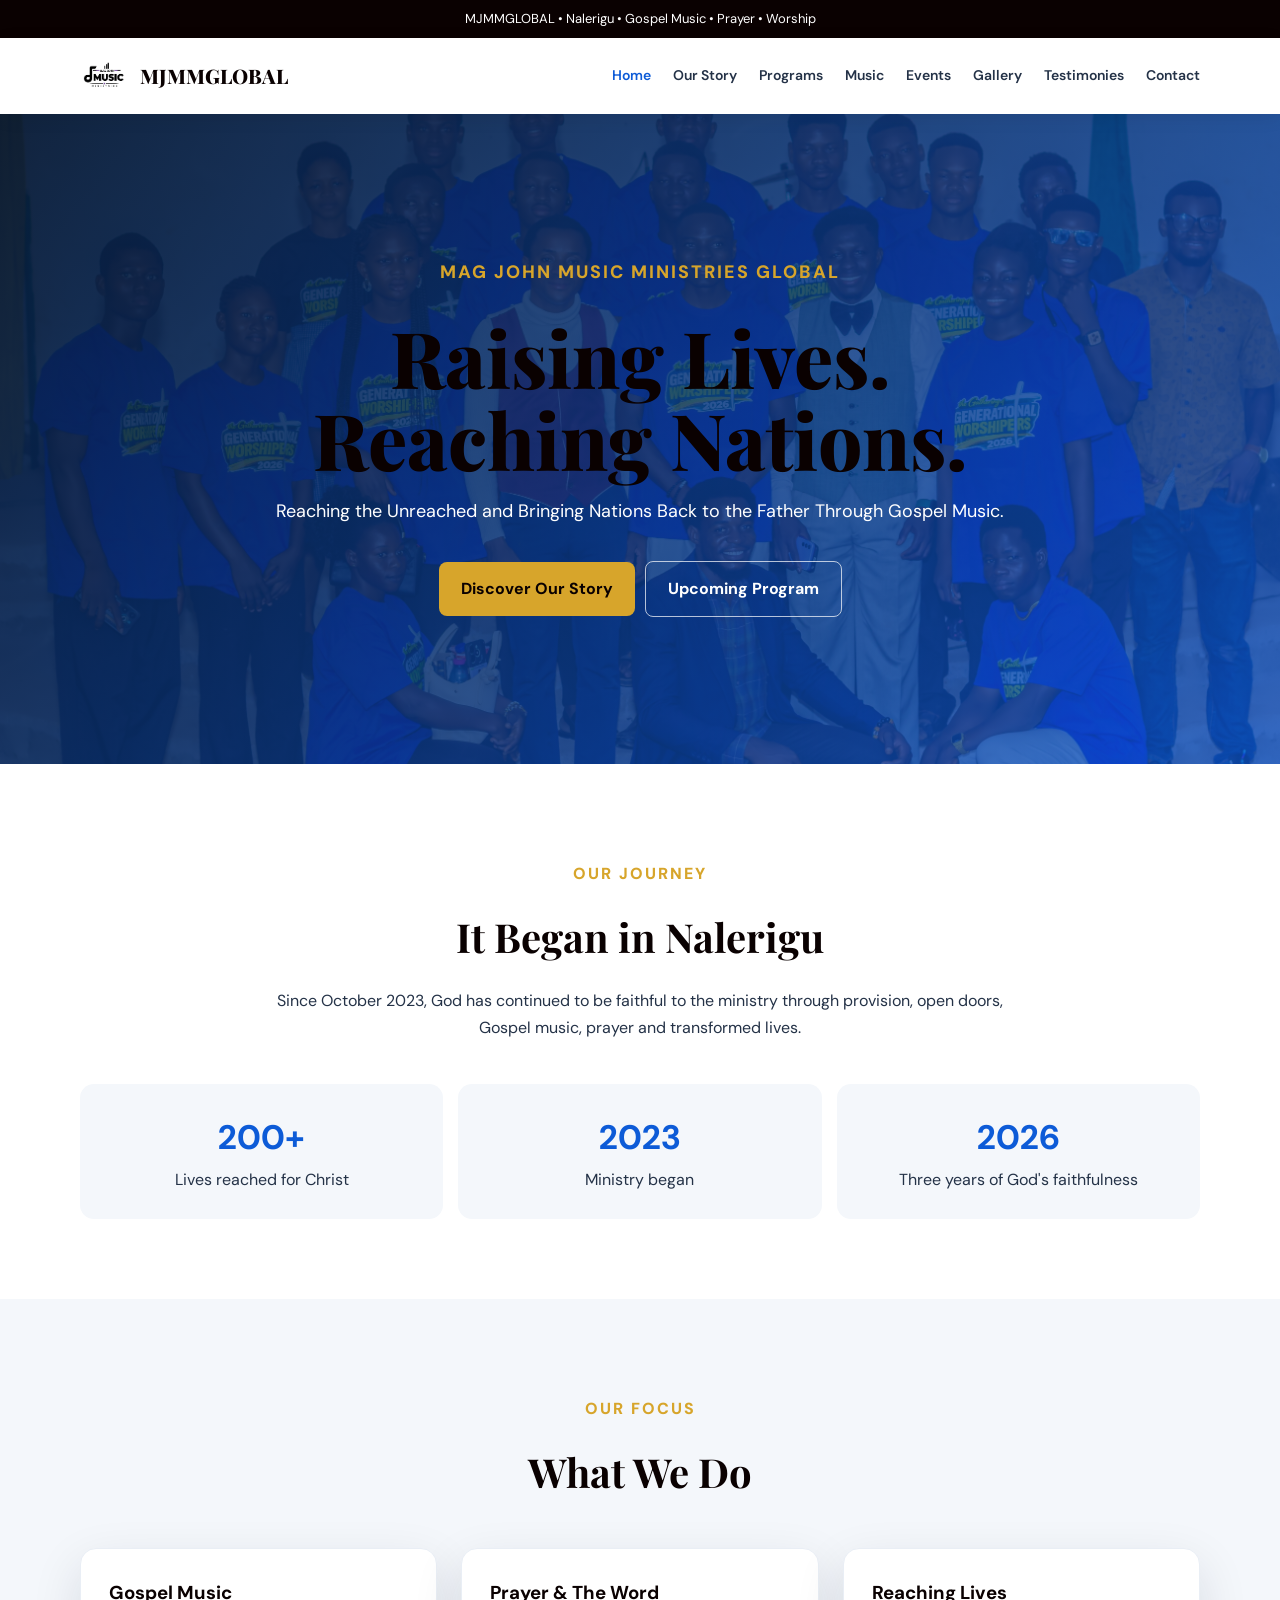
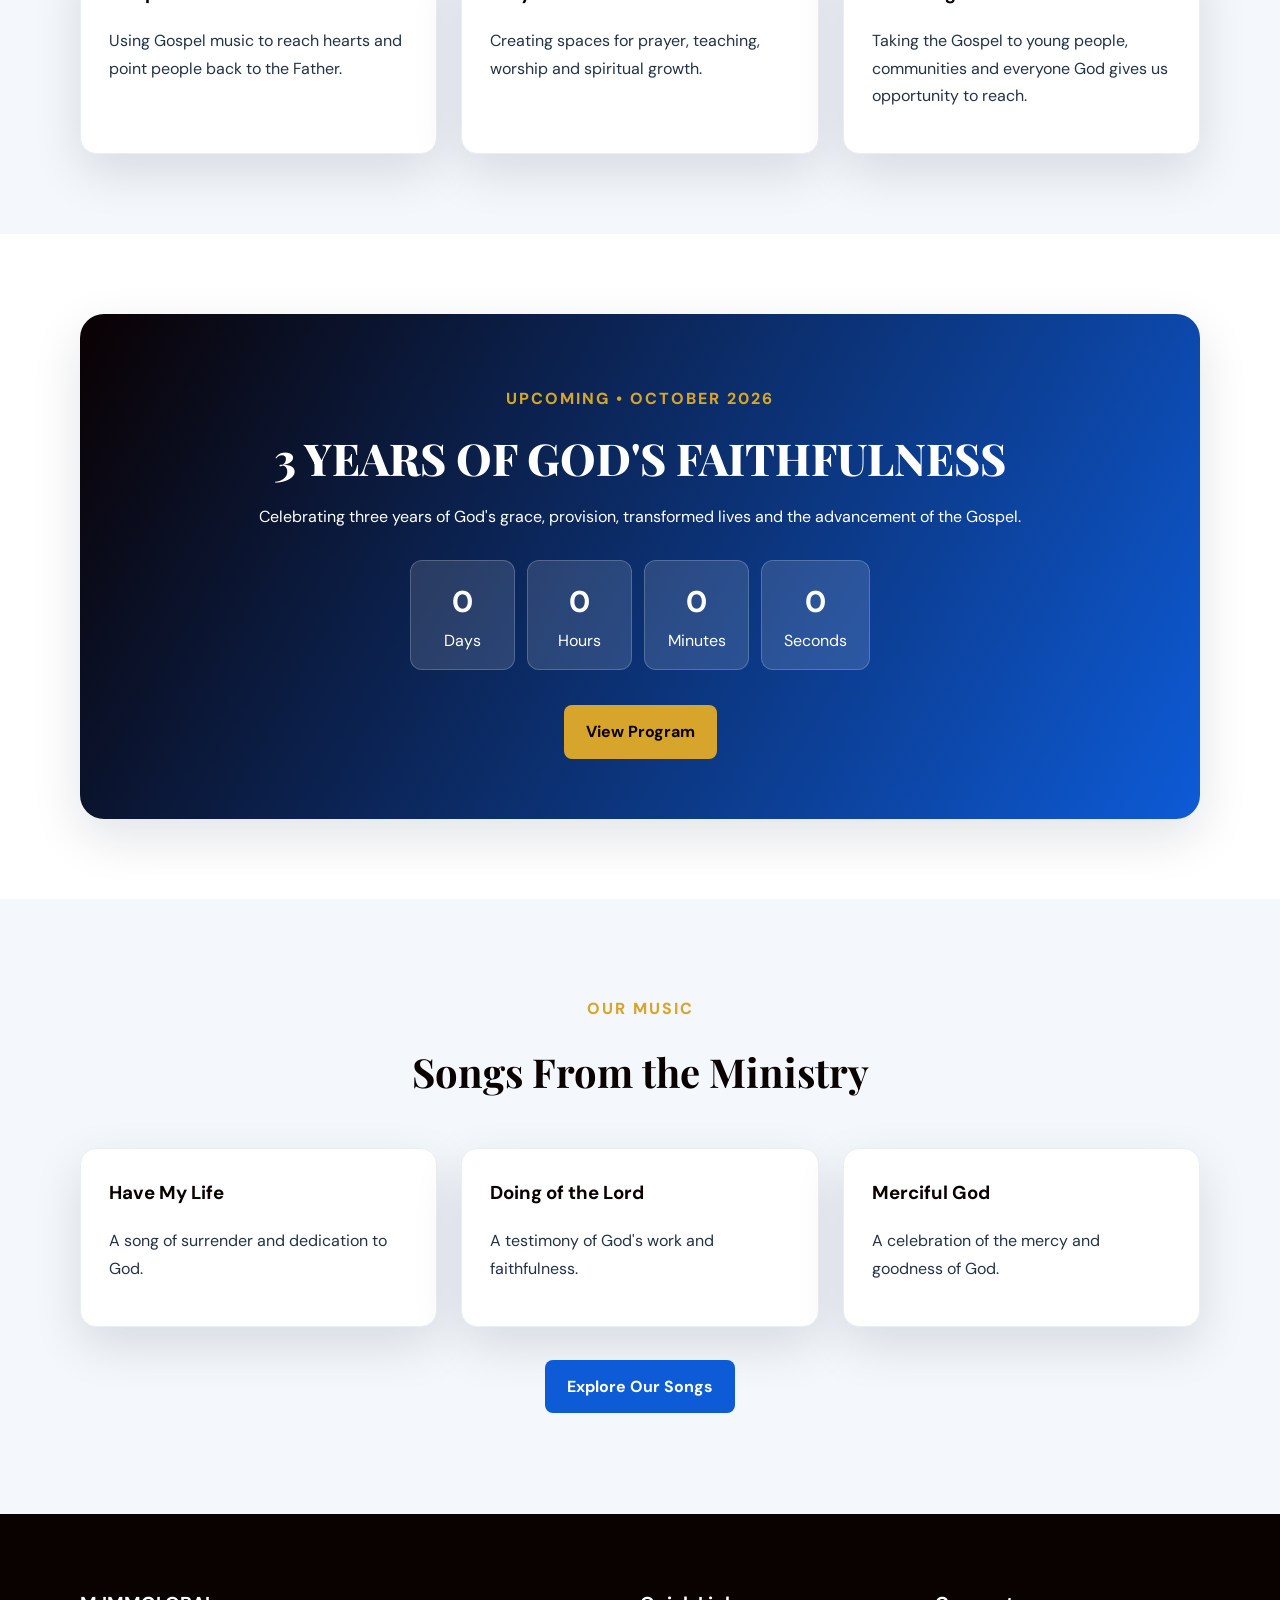
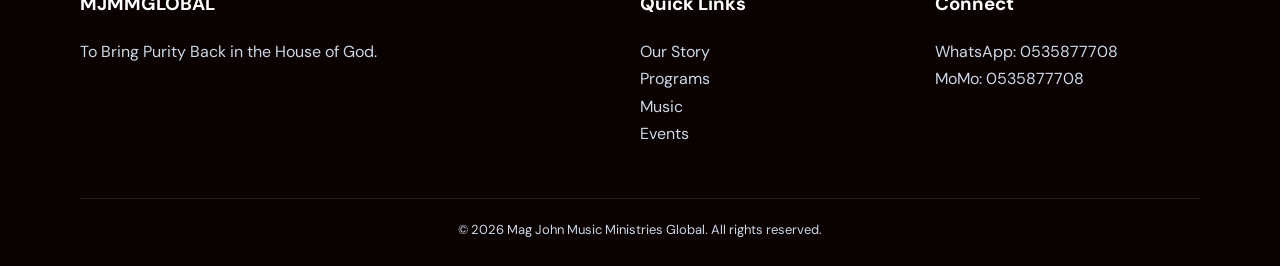
<file: index.html>
<!doctype html><html lang="en"><head><meta charset="utf-8"><meta name="viewport" content="width=device-width,initial-scale=1"><meta name="description" content="Mag John Music Ministries Global — Reaching the Unreached and Bringing Nations Back to the Father Through Gospel Music."><title>MJMMGLOBAL | Mag John Music Ministries Global</title><link rel="stylesheet" href="css/style.css"></head><body><div class="topbar">MJMMGLOBAL • Nalerigu • Gospel Music • Prayer • Worship</div><nav class="navbar"><div class="container nav-inner"><a class="brand" href="index.html"><img src="images/logo.png" alt="MJMMGLOBAL logo"><span>MJMMGLOBAL</span></a><button class="menu">☰</button><div class="nav-links"><a class="active" href="index.html">Home</a><a href="about.html">Our Story</a><a href="programs.html">Programs</a><a href="music.html">Music</a><a href="events.html">Events</a><a href="gallery.html">Gallery</a><a href="testimonies.html">Testimonies</a><a href="contact.html">Contact</a></div></div></nav><header class="hero"><div class="container reveal"><p class="eyebrow">Mag John Music Ministries Global</p><h1>Raising Lives.<br>Reaching Nations.</h1><p>Reaching the Unreached and Bringing Nations Back to the Father Through Gospel Music.</p><a class="btn gold" href="about.html">Discover Our Story</a><a class="btn outline" href="events.html">Upcoming Program</a></div></header><section><div class="container"><div class="section-head"><p class="eyebrow">Our Journey</p><h2>It Began in Nalerigu</h2><p>Since October 2023, God has continued to be faithful to the ministry through provision, open doors, Gospel music, prayer and transformed lives.</p></div><div class="stats"><div class="stat"><strong>200+</strong>Lives reached for Christ</div><div class="stat"><strong>2023</strong>Ministry began</div><div class="stat"><strong>2026</strong>Three years of God's faithfulness</div></div></div></section><section style="background:#f4f7fb"><div class="container"><div class="section-head"><p class="eyebrow">Our Focus</p><h2>What We Do</h2></div><div class="grid"><div class="card"><h3>Gospel Music</h3><p>Using Gospel music to reach hearts and point people back to the Father.</p></div><div class="card"><h3>Prayer & The Word</h3><p>Creating spaces for prayer, teaching, worship and spiritual growth.</p></div><div class="card"><h3>Reaching Lives</h3><p>Taking the Gospel to young people, communities and everyone God gives us opportunity to reach.</p></div></div></div></section><section><div class="container"><div class="event-banner"><p class="eyebrow">Upcoming • October 2026</p><h2>3 YEARS OF GOD'S FAITHFULNESS</h2><p>Celebrating three years of God's grace, provision, transformed lives and the advancement of the Gospel.</p><div class="countdown"><div><strong id="days">0</strong>Days</div><div><strong id="hours">0</strong>Hours</div><div><strong id="minutes">0</strong>Minutes</div><div><strong id="seconds">0</strong>Seconds</div></div><a class="btn gold" href="events.html">View Program</a></div></div></section><section style="background:#f4f7fb"><div class="container"><div class="section-head"><p class="eyebrow">Our Music</p><h2>Songs From the Ministry</h2></div><div class="grid"><div class="card"><h3>Have My Life</h3><p>A song of surrender and dedication to God.</p></div><div class="card"><h3>Doing of the Lord</h3><p>A testimony of God's work and faithfulness.</p></div><div class="card"><h3>Merciful God</h3><p>A celebration of the mercy and goodness of God.</p></div></div><p style="text-align:center;margin-top:28px"><a class="btn" href="music.html">Explore Our Songs</a></p></div></section><footer class="footer"><div class="container"><div class="footer-grid"><div><h3>MJMMGLOBAL</h3><p>To Bring Purity Back in the House of God.</p></div><div><h3>Quick Links</h3><p><a href="about.html">Our Story</a><br><a href="programs.html">Programs</a><br><a href="music.html">Music</a><br><a href="events.html">Events</a></p></div><div><h3>Connect</h3><p>WhatsApp: 0535877708<br>MoMo: 0535877708</p></div></div><div class="copyright">© <span class="year"></span> Mag John Music Ministries Global. All rights reserved.</div></div></footer><script src="js/script.js"></script></body></html>
</file>
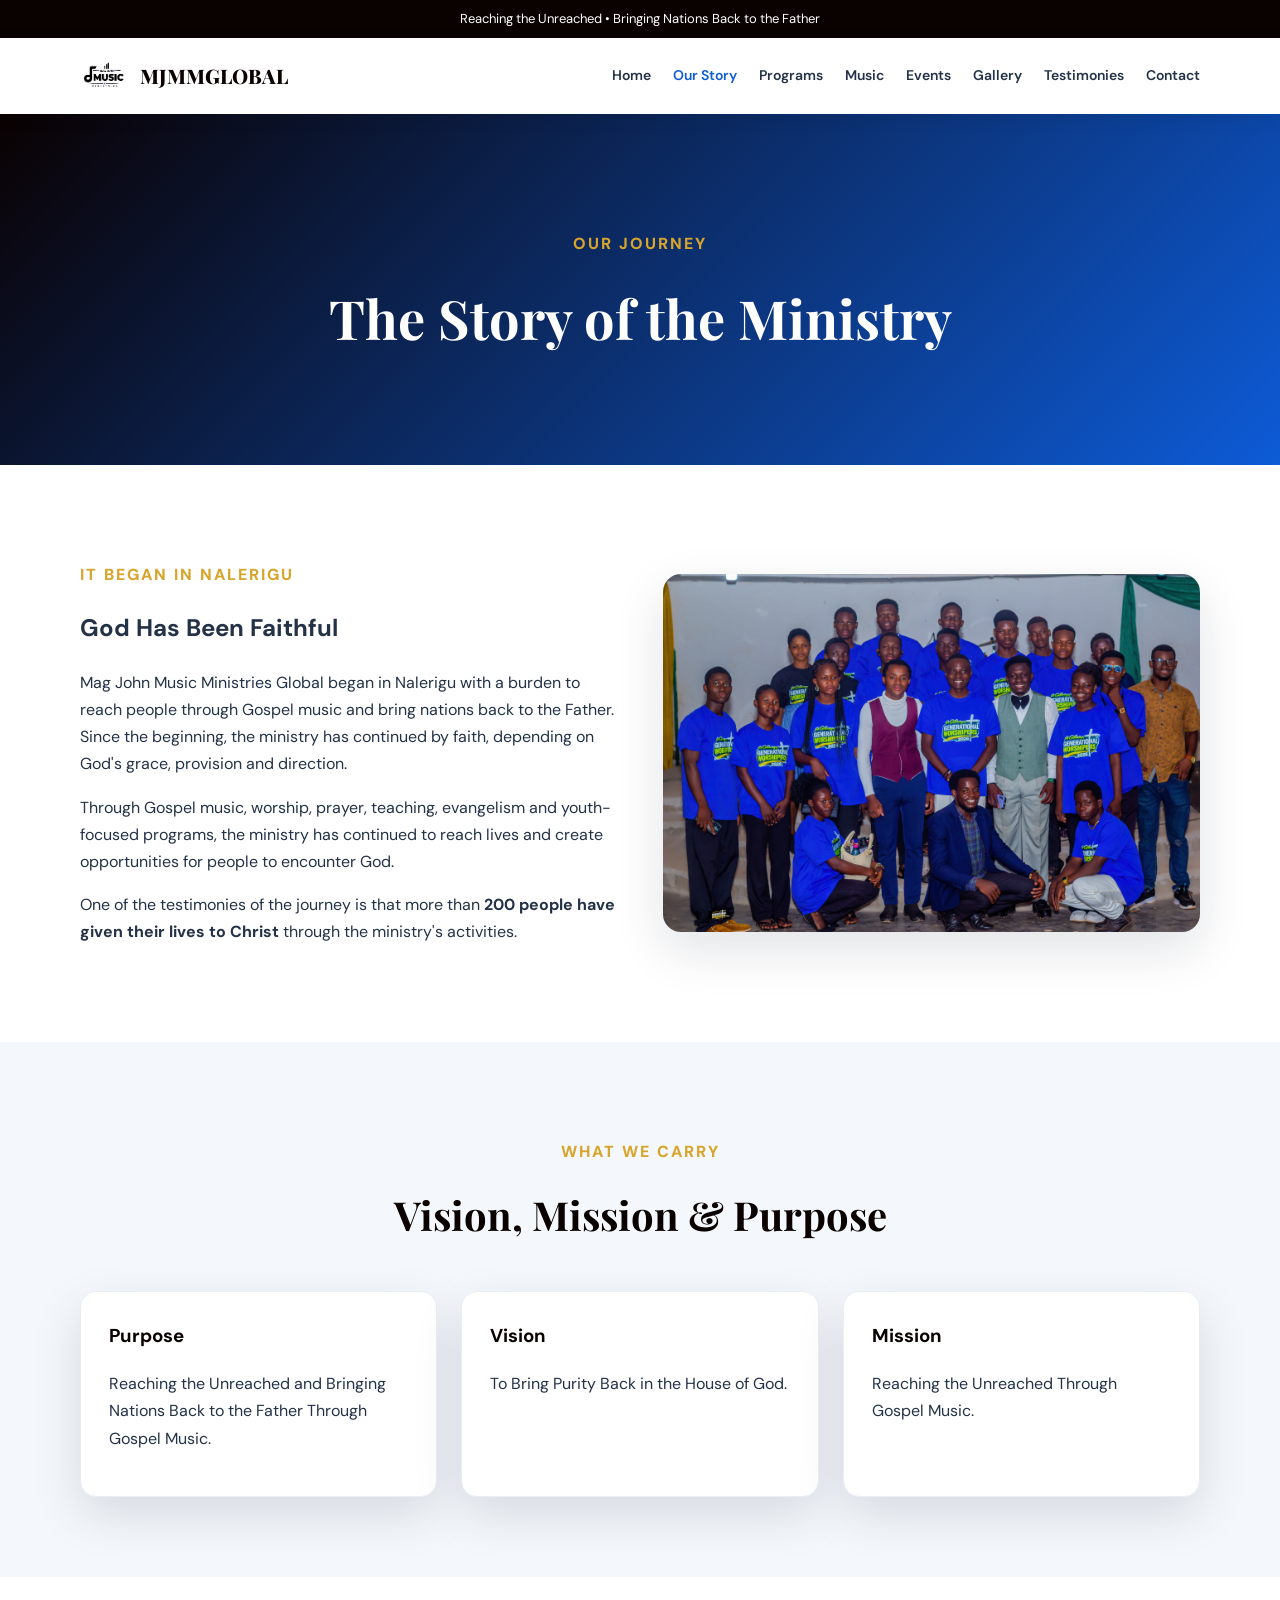
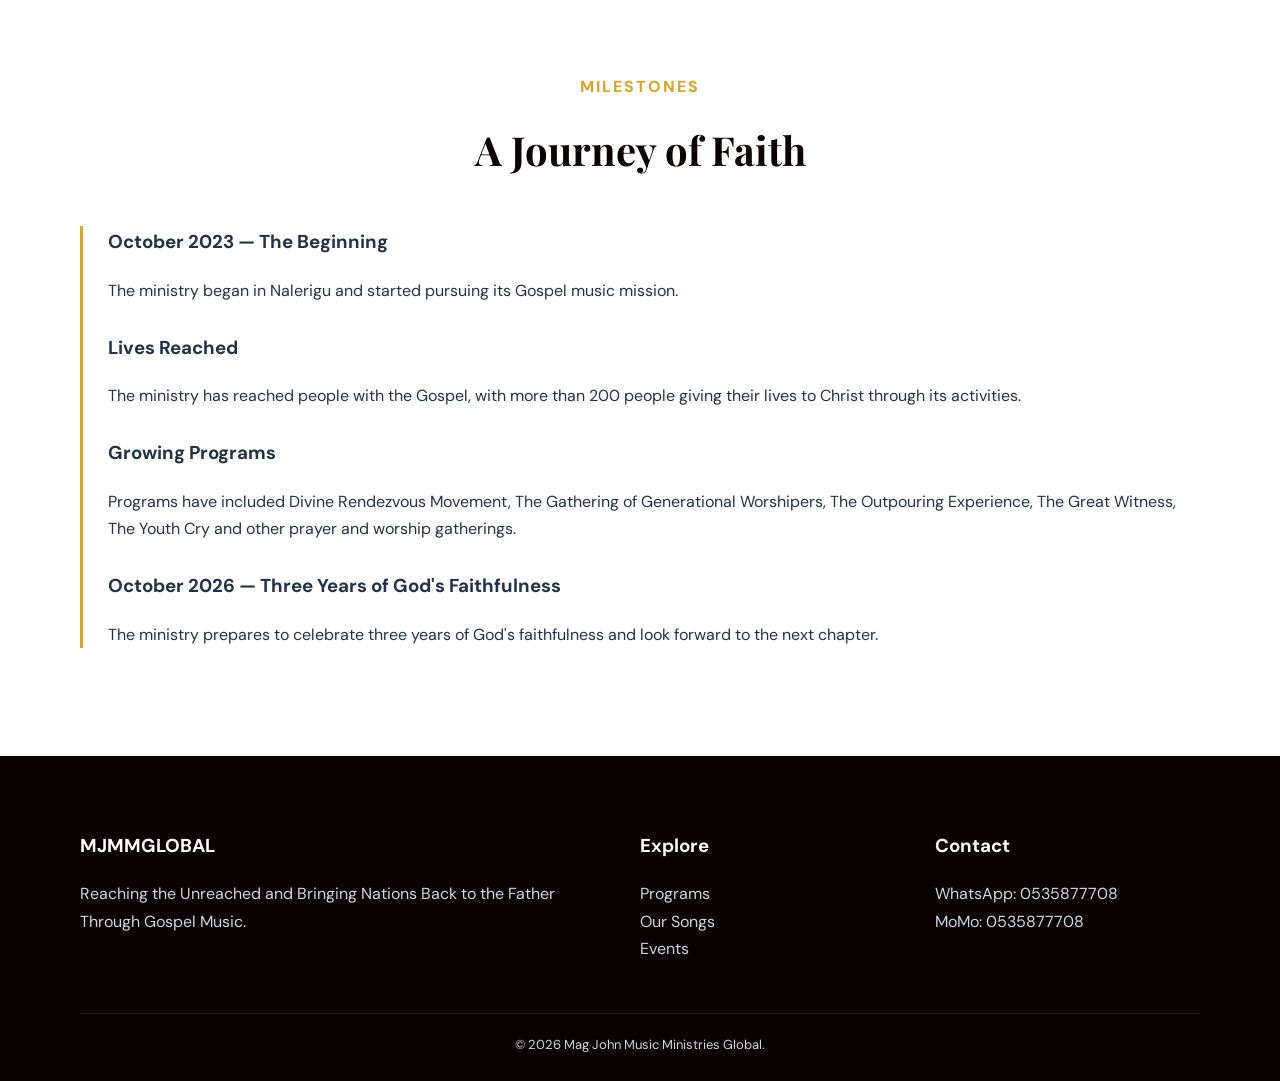
<file: about.html>
<!doctype html><html lang="en"><head><meta charset="utf-8"><meta name="viewport" content="width=device-width,initial-scale=1"><title>Our Story | MJMMGLOBAL</title><link rel="stylesheet" href="css/style.css"></head><body><div class="topbar">Reaching the Unreached • Bringing Nations Back to the Father</div><nav class="navbar"><div class="container nav-inner"><a class="brand" href="index.html"><img src="images/logo.png" alt="MJMMGLOBAL logo"><span>MJMMGLOBAL</span></a><button class="menu">☰</button><div class="nav-links"><a href="index.html">Home</a><a class="active" href="about.html">Our Story</a><a href="programs.html">Programs</a><a href="music.html">Music</a><a href="events.html">Events</a><a href="gallery.html">Gallery</a><a href="testimonies.html">Testimonies</a><a href="contact.html">Contact</a></div></div></nav><header class="page-hero"><div class="container"><p class="eyebrow">Our Journey</p><h1>The Story of the Ministry</h1></div></header><section><div class="container story"><div><p class="eyebrow">It Began in Nalerigu</p><h2>God Has Been Faithful</h2><p>Mag John Music Ministries Global began in Nalerigu with a burden to reach people through Gospel music and bring nations back to the Father. Since the beginning, the ministry has continued by faith, depending on God's grace, provision and direction.</p><p>Through Gospel music, worship, prayer, teaching, evangelism and youth-focused programs, the ministry has continued to reach lives and create opportunities for people to encounter God.</p><p>One of the testimonies of the journey is that more than <strong>200 people have given their lives to Christ</strong> through the ministry's activities.</p></div><img src="images/ministry-group.jpg" alt="Mag John Music Ministries Global group"></div></section><section style="background:#f4f7fb"><div class="container"><div class="section-head"><p class="eyebrow">What We Carry</p><h2>Vision, Mission & Purpose</h2></div><div class="grid"><div class="card"><h3>Purpose</h3><p>Reaching the Unreached and Bringing Nations Back to the Father Through Gospel Music.</p></div><div class="card"><h3>Vision</h3><p>To Bring Purity Back in the House of God.</p></div><div class="card"><h3>Mission</h3><p>Reaching the Unreached Through Gospel Music.</p></div></div></div></section><section><div class="container"><div class="section-head"><p class="eyebrow">Milestones</p><h2>A Journey of Faith</h2></div><div class="timeline"><article><h3>October 2023 — The Beginning</h3><p>The ministry began in Nalerigu and started pursuing its Gospel music mission.</p></article><article><h3>Lives Reached</h3><p>The ministry has reached people with the Gospel, with more than 200 people giving their lives to Christ through its activities.</p></article><article><h3>Growing Programs</h3><p>Programs have included Divine Rendezvous Movement, The Gathering of Generational Worshipers, The Outpouring Experience, The Great Witness, The Youth Cry and other prayer and worship gatherings.</p></article><article><h3>October 2026 — Three Years of God's Faithfulness</h3><p>The ministry prepares to celebrate three years of God's faithfulness and look forward to the next chapter.</p></article></div></div></section><footer class="footer"><div class="container"><div class="footer-grid"><div><h3>MJMMGLOBAL</h3><p>Reaching the Unreached and Bringing Nations Back to the Father Through Gospel Music.</p></div><div><h3>Explore</h3><p><a href="programs.html">Programs</a><br><a href="music.html">Our Songs</a><br><a href="events.html">Events</a></p></div><div><h3>Contact</h3><p>WhatsApp: 0535877708<br>MoMo: 0535877708</p></div></div><div class="copyright">© <span class="year"></span> Mag John Music Ministries Global.</div></div></footer><script src="js/script.js"></script></body></html>
</file>
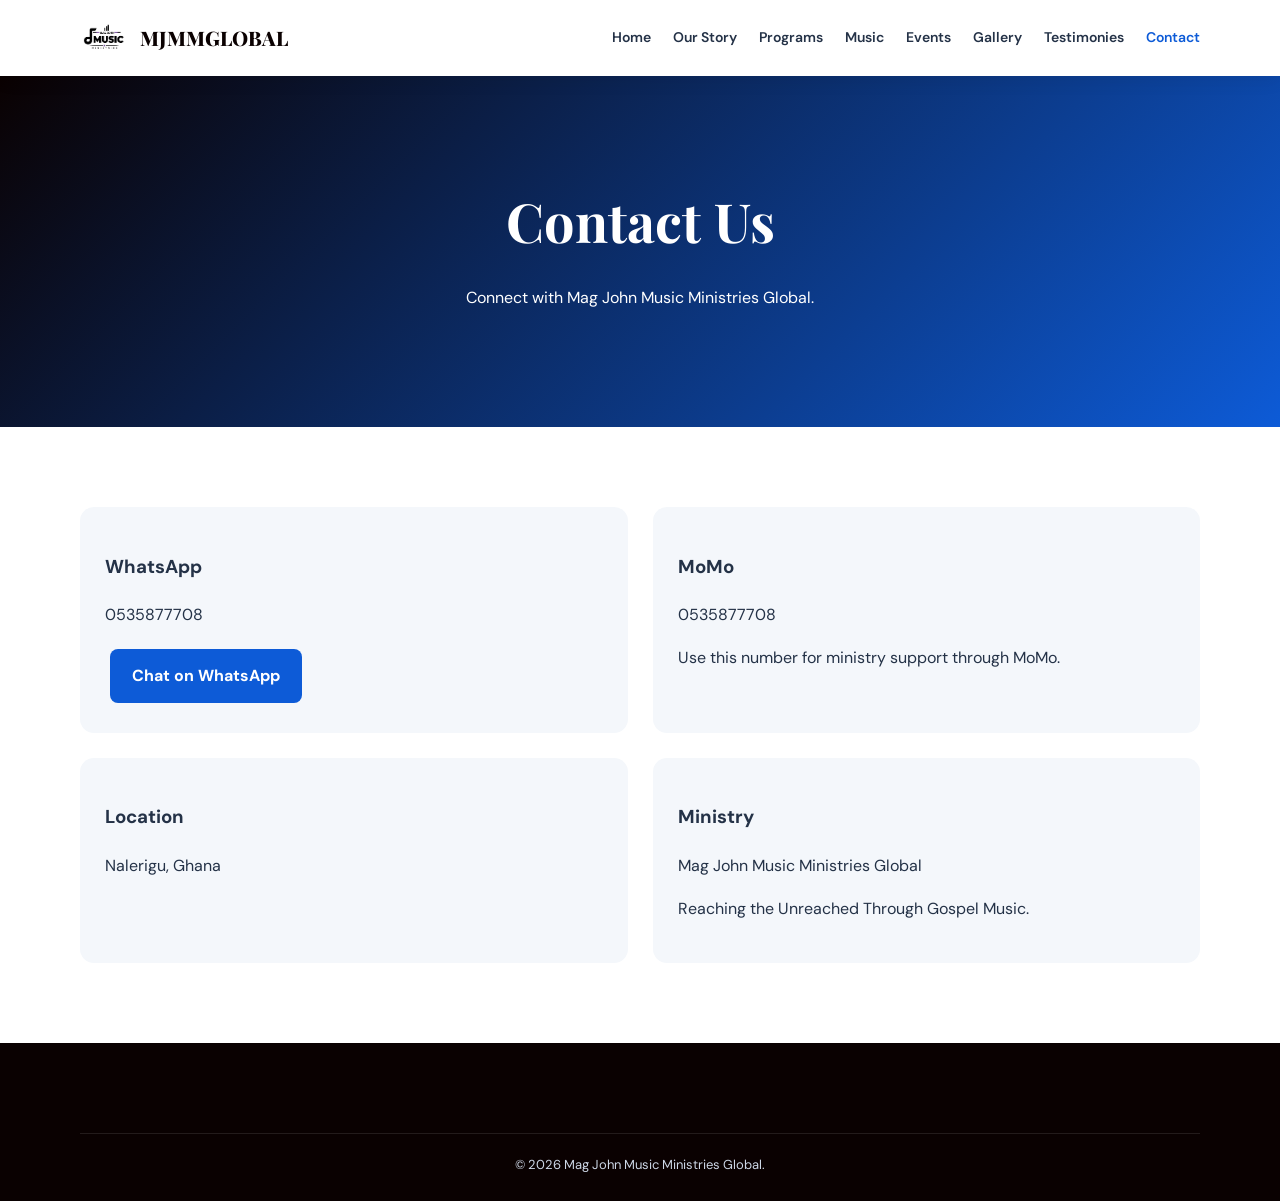
<file: contact.html>
<!doctype html><html lang="en"><head><meta charset="utf-8"><meta name="viewport" content="width=device-width,initial-scale=1"><title>Contact | MJMMGLOBAL</title><link rel="stylesheet" href="css/style.css"></head><body><nav class="navbar"><div class="container nav-inner"><a class="brand" href="index.html"><img src="images/logo.png" alt="MJMMGLOBAL logo"><span>MJMMGLOBAL</span></a><button class="menu">☰</button><div class="nav-links"><a href="index.html">Home</a><a href="about.html">Our Story</a><a href="programs.html">Programs</a><a href="music.html">Music</a><a href="events.html">Events</a><a href="gallery.html">Gallery</a><a href="testimonies.html">Testimonies</a><a class="active" href="contact.html">Contact</a></div></div></nav><header class="page-hero"><div class="container"><h1>Contact Us</h1><p>Connect with Mag John Music Ministries Global.</p></div></header><section><div class="container contact-box"><div class="contact-item"><h3>WhatsApp</h3><p>0535877708</p><a class="btn" href="https://wa.me/233535877708">Chat on WhatsApp</a></div><div class="contact-item"><h3>MoMo</h3><p>0535877708</p><p>Use this number for ministry support through MoMo.</p></div><div class="contact-item"><h3>Location</h3><p>Nalerigu, Ghana</p></div><div class="contact-item"><h3>Ministry</h3><p>Mag John Music Ministries Global</p><p>Reaching the Unreached Through Gospel Music.</p></div></div></section><footer class="footer"><div class="container"><div class="copyright">© <span class="year"></span> Mag John Music Ministries Global.</div></div></footer><script src="js/script.js"></script></body></html>
</file>
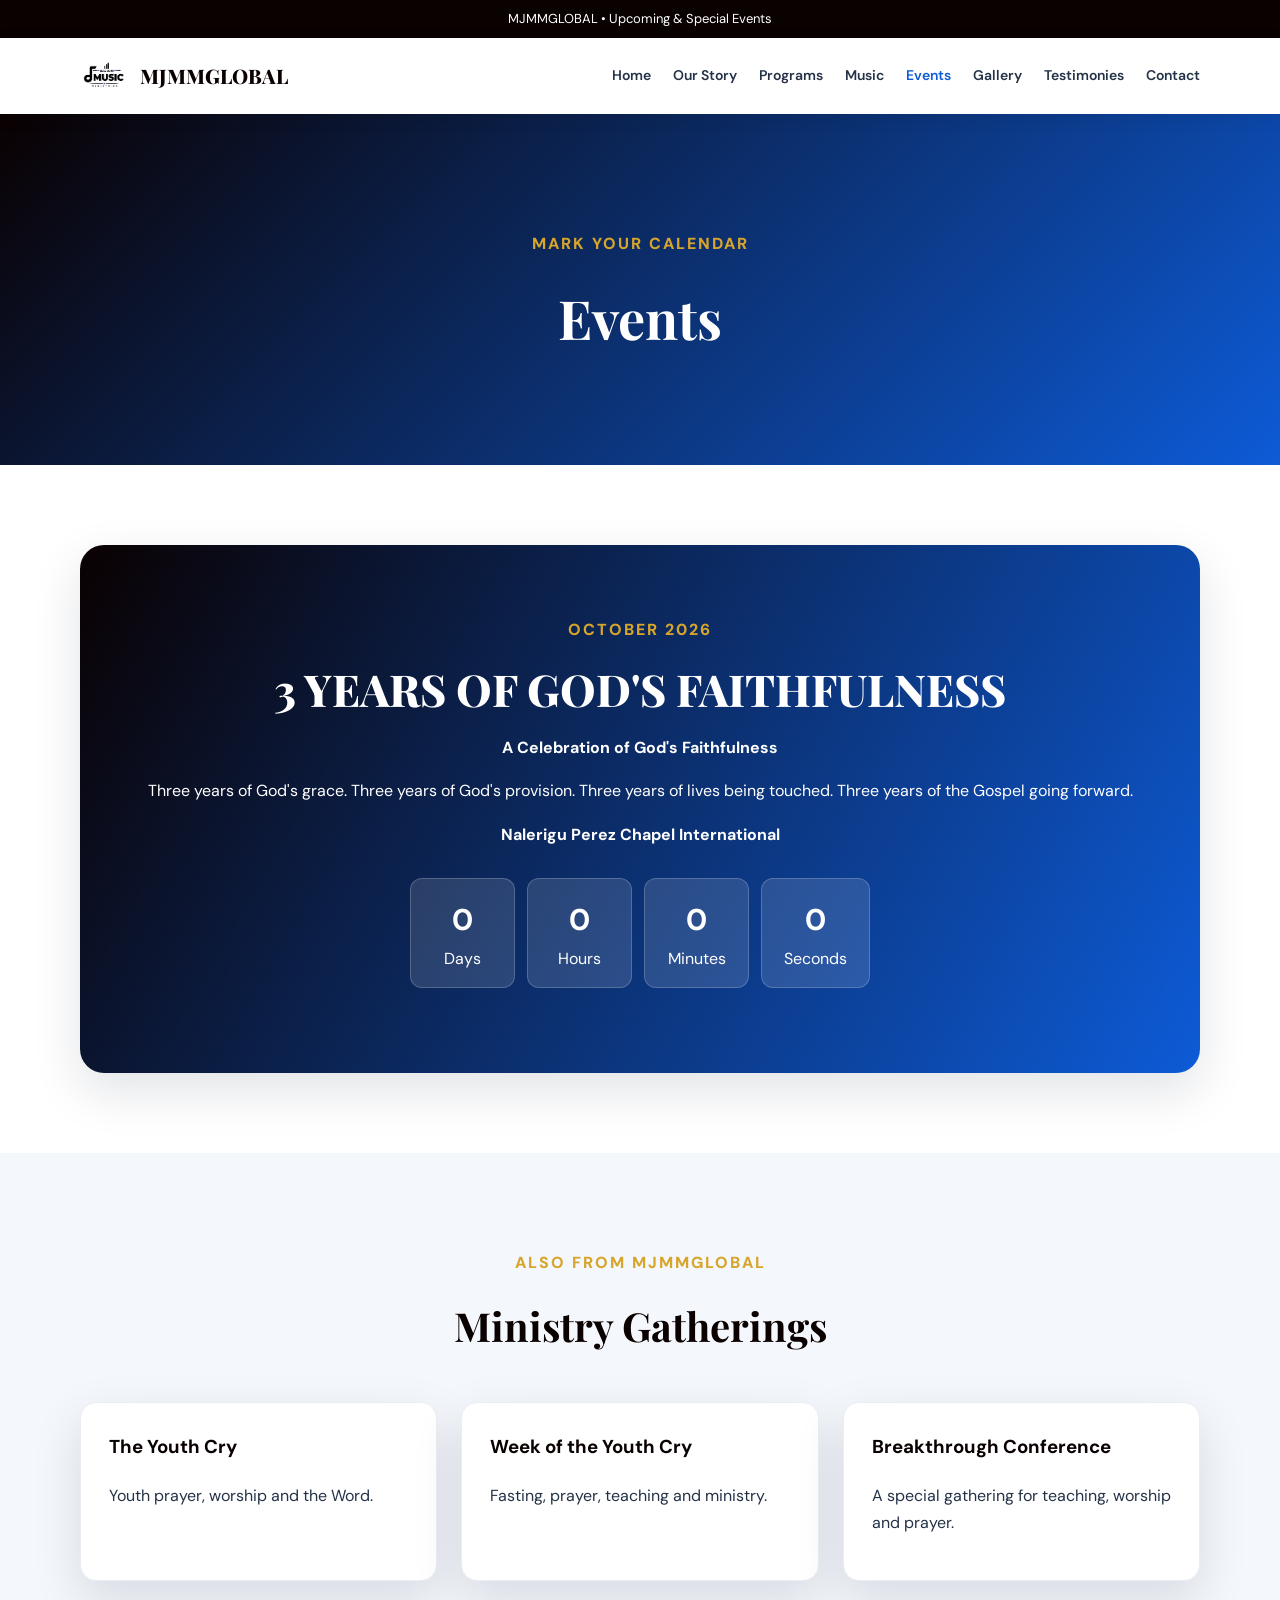
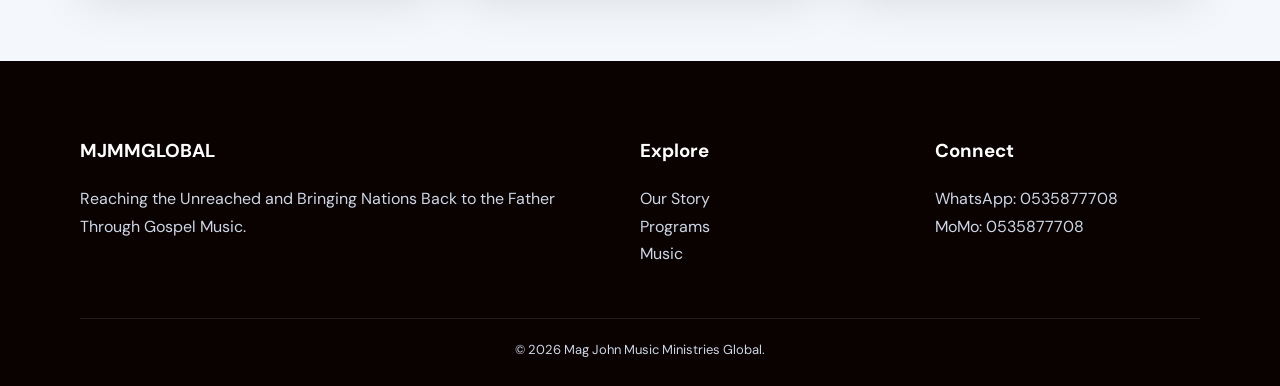
<file: events.html>
<!doctype html><html lang="en"><head><meta charset="utf-8"><meta name="viewport" content="width=device-width,initial-scale=1"><title>Events | MJMMGLOBAL</title><link rel="stylesheet" href="css/style.css"></head><body><div class="topbar">MJMMGLOBAL • Upcoming & Special Events</div><nav class="navbar"><div class="container nav-inner"><a class="brand" href="index.html"><img src="images/logo.png" alt="MJMMGLOBAL logo"><span>MJMMGLOBAL</span></a><button class="menu">☰</button><div class="nav-links"><a href="index.html">Home</a><a href="about.html">Our Story</a><a href="programs.html">Programs</a><a href="music.html">Music</a><a class="active" href="events.html">Events</a><a href="gallery.html">Gallery</a><a href="testimonies.html">Testimonies</a><a href="contact.html">Contact</a></div></div></nav><header class="page-hero"><div class="container"><p class="eyebrow">Mark Your Calendar</p><h1>Events</h1></div></header><section><div class="container"><div class="event-banner"><p class="eyebrow">October 2026</p><h2>3 YEARS OF GOD'S FAITHFULNESS</h2><p><strong>A Celebration of God's Faithfulness</strong></p><p>Three years of God's grace. Three years of God's provision. Three years of lives being touched. Three years of the Gospel going forward.</p><p><strong>Nalerigu Perez Chapel International</strong></p><div class="countdown"><div><strong id="days">0</strong>Days</div><div><strong id="hours">0</strong>Hours</div><div><strong id="minutes">0</strong>Minutes</div><div><strong id="seconds">0</strong>Seconds</div></div></div></div></section><section style="background:#f4f7fb"><div class="container"><div class="section-head"><p class="eyebrow">Also From MJMMGLOBAL</p><h2>Ministry Gatherings</h2></div><div class="grid"><div class="card"><h3>The Youth Cry</h3><p>Youth prayer, worship and the Word.</p></div><div class="card"><h3>Week of the Youth Cry</h3><p>Fasting, prayer, teaching and ministry.</p></div><div class="card"><h3>Breakthrough Conference</h3><p>A special gathering for teaching, worship and prayer.</p></div></div></div></section><footer class="footer"><div class="container"><div class="footer-grid"><div><h3>MJMMGLOBAL</h3><p>Reaching the Unreached and Bringing Nations Back to the Father Through Gospel Music.</p></div><div><h3>Explore</h3><p><a href="about.html">Our Story</a><br><a href="programs.html">Programs</a><br><a href="music.html">Music</a></p></div><div><h3>Connect</h3><p>WhatsApp: 0535877708<br>MoMo: 0535877708</p></div></div><div class="copyright">© <span class="year"></span> Mag John Music Ministries Global.</div></div></footer><script src="js/script.js"></script></body></html>
</file>
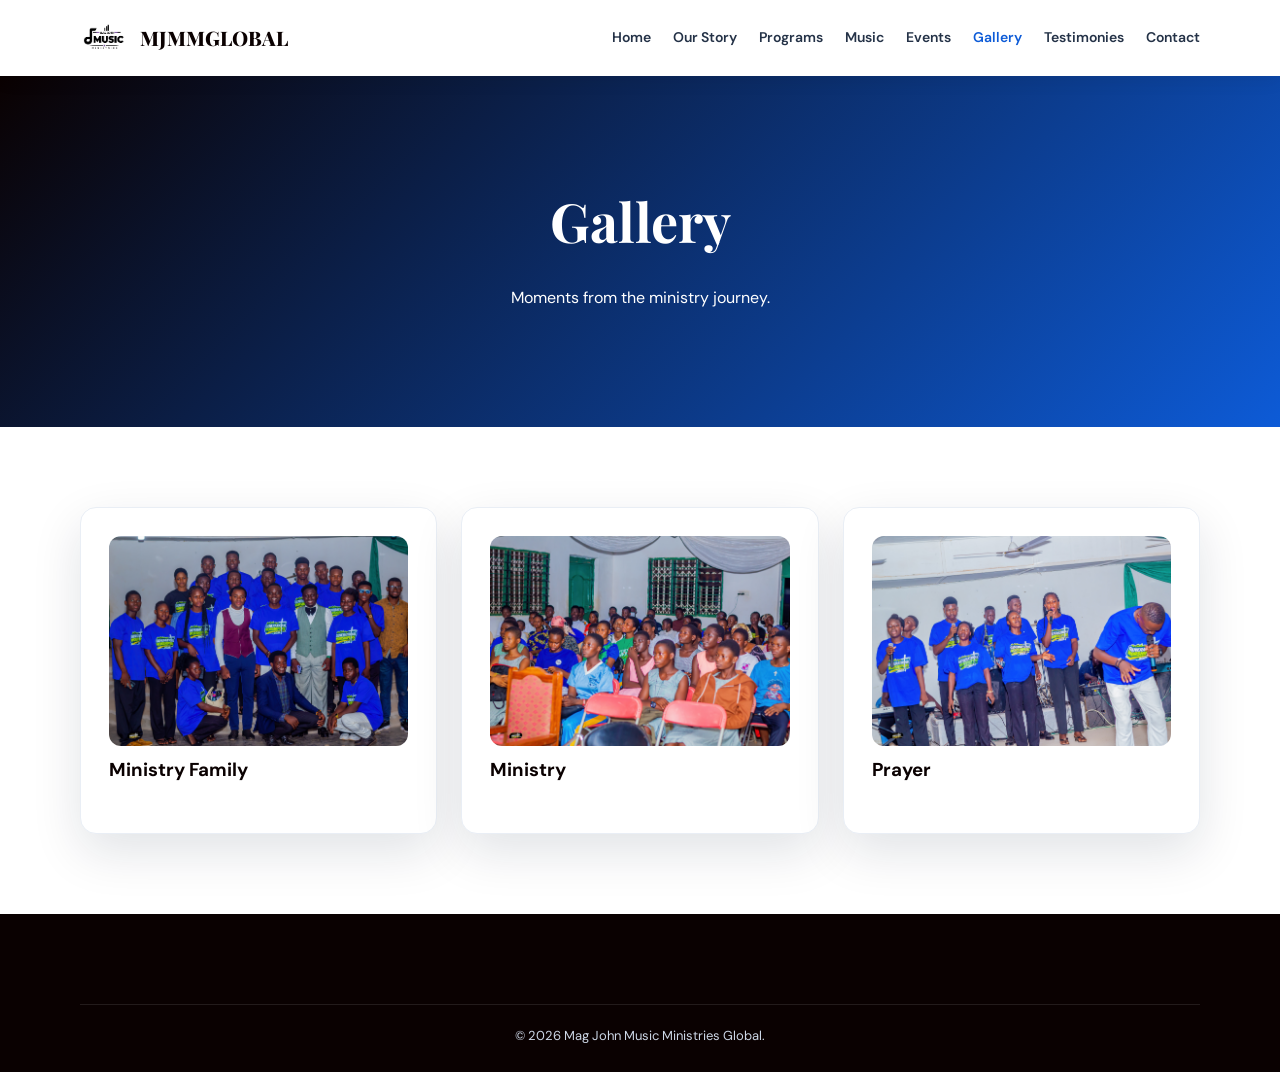
<file: gallery.html>
<!doctype html><html lang="en"><head><meta charset="utf-8"><meta name="viewport" content="width=device-width,initial-scale=1"><title>Gallery | MJMMGLOBAL</title><link rel="stylesheet" href="css/style.css"></head><body><nav class="navbar"><div class="container nav-inner"><a class="brand" href="index.html"><img src="images/logo.png" alt="MJMMGLOBAL logo"><span>MJMMGLOBAL</span></a><button class="menu">☰</button><div class="nav-links"><a href="index.html">Home</a><a href="about.html">Our Story</a><a href="programs.html">Programs</a><a href="music.html">Music</a><a href="events.html">Events</a><a class="active" href="gallery.html">Gallery</a><a href="testimonies.html">Testimonies</a><a href="contact.html">Contact</a></div></div></nav><header class="page-hero"><div class="container"><h1>Gallery</h1><p>Moments from the ministry journey.</p></div></header><section><div class="container"><div class="grid"><div class="card"><img src="images/ministry-group.jpg" alt="Ministry group"><h3>Ministry Family</h3></div><div class="card"><img src="images/ministry.jpg" alt="Ministry activity"><h3>Ministry</h3></div><div class="card"><img src="images/prayer.jpg" alt="Prayer gathering"><h3>Prayer</h3></div></div></div></section><footer class="footer"><div class="container"><div class="copyright">© <span class="year"></span> Mag John Music Ministries Global.</div></div></footer><script src="js/script.js"></script></body></html>
</file>
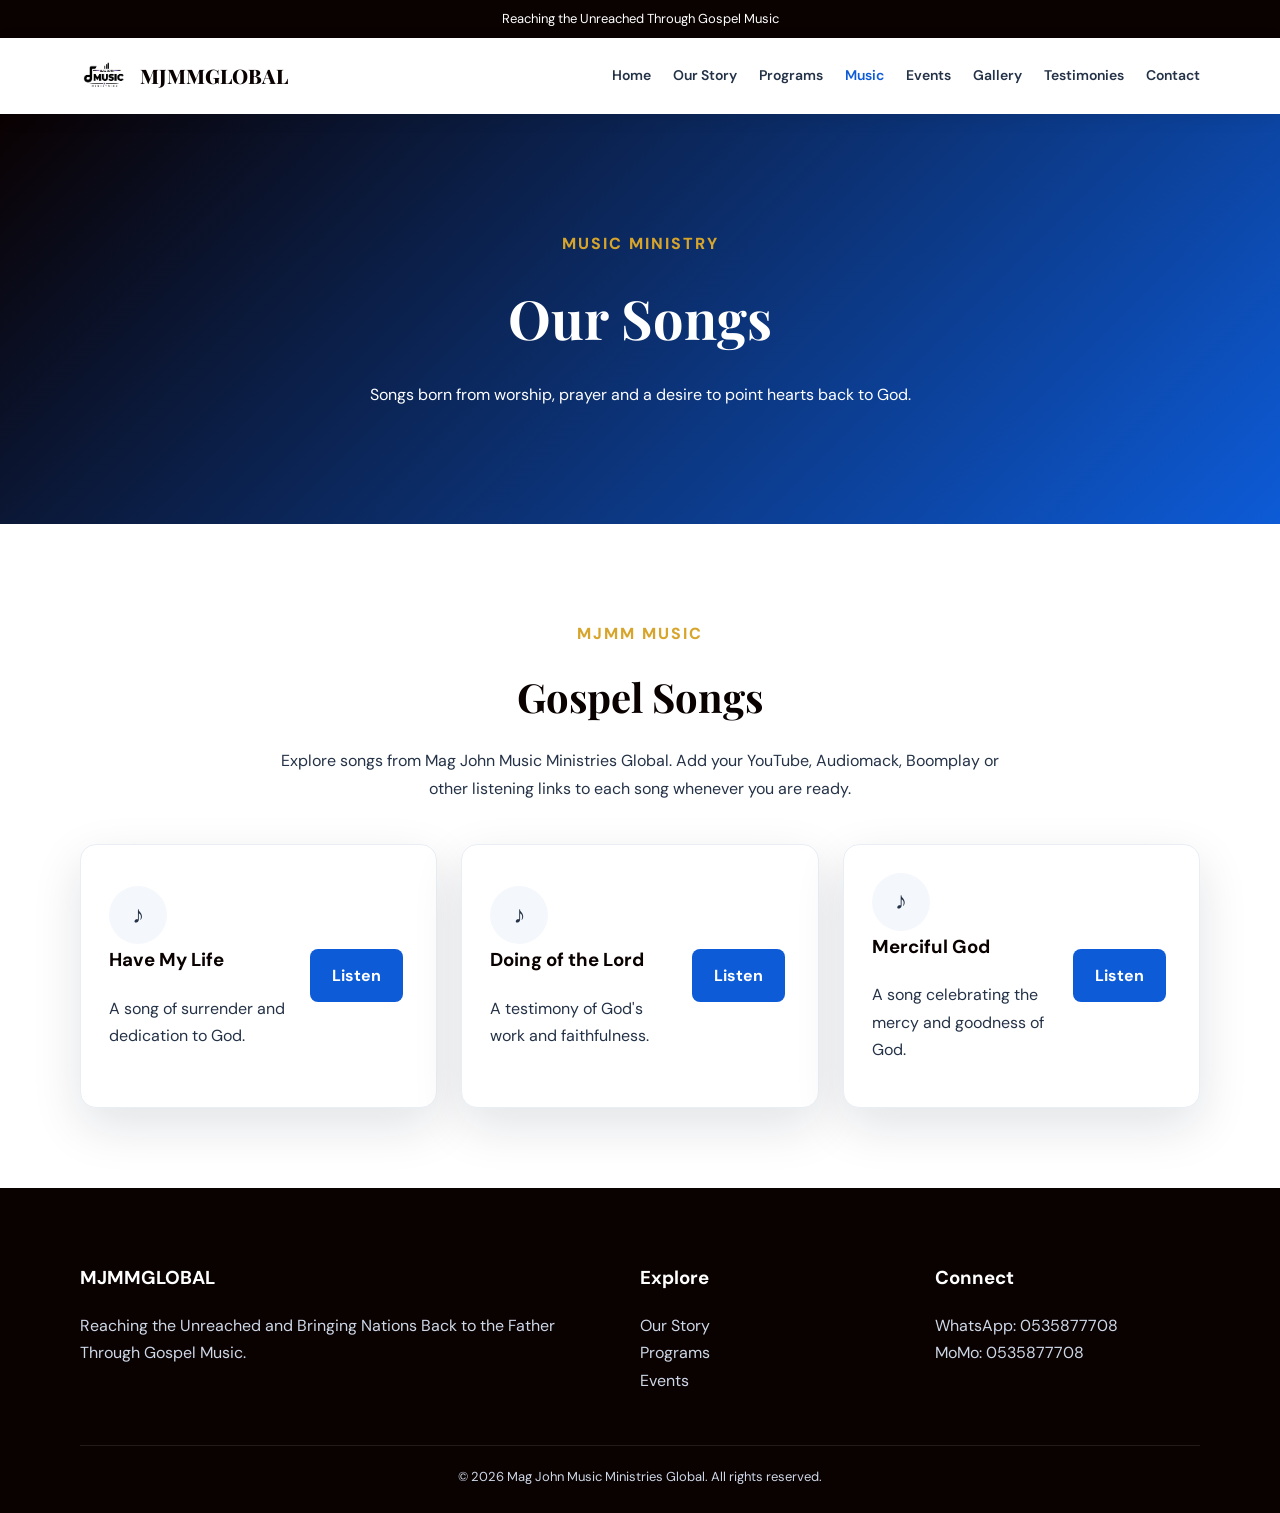
<file: music.html>
<!doctype html><html lang="en"><head><meta charset="utf-8"><meta name="viewport" content="width=device-width,initial-scale=1"><title>Our Music | MJMMGLOBAL</title><link rel="stylesheet" href="css/style.css"></head><body><div class="topbar">Reaching the Unreached Through Gospel Music</div><nav class="navbar"><div class="container nav-inner"><a class="brand" href="index.html"><img src="images/logo.png" alt="MJMMGLOBAL logo"><span>MJMMGLOBAL</span></a><button class="menu">☰</button><div class="nav-links"><a href="index.html">Home</a><a href="about.html">Our Story</a><a href="programs.html">Programs</a><a class="active" href="music.html">Music</a><a href="events.html">Events</a><a href="gallery.html">Gallery</a><a href="testimonies.html">Testimonies</a><a href="contact.html">Contact</a></div></div></nav><header class="page-hero"><div class="container"><p class="eyebrow">Music Ministry</p><h1>Our Songs</h1><p>Songs born from worship, prayer and a desire to point hearts back to God.</p></div></header><section><div class="container"><div class="section-head"><p class="eyebrow">MJMM Music</p><h2>Gospel Songs</h2><p>Explore songs from Mag John Music Ministries Global. Add your YouTube, Audiomack, Boomplay or other listening links to each song whenever you are ready.</p></div><div class="grid"><div class="card music-card"><div><div class="music-icon">♪</div><h3>Have My Life</h3><p>A song of surrender and dedication to God.</p></div><a class="btn" href="#">Listen</a></div><div class="card music-card"><div><div class="music-icon">♪</div><h3>Doing of the Lord</h3><p>A testimony of God's work and faithfulness.</p></div><a class="btn" href="#">Listen</a></div><div class="card music-card"><div><div class="music-icon">♪</div><h3>Merciful God</h3><p>A song celebrating the mercy and goodness of God.</p></div><a class="btn" href="#">Listen</a></div></div></div></section><footer class="footer"><div class="container"><div class="footer-grid"><div><h3>MJMMGLOBAL</h3><p>Reaching the Unreached and Bringing Nations Back to the Father Through Gospel Music.</p></div><div><h3>Explore</h3><p><a href="about.html">Our Story</a><br><a href="programs.html">Programs</a><br><a href="events.html">Events</a></p></div><div><h3>Connect</h3><p>WhatsApp: 0535877708<br>MoMo: 0535877708</p></div></div><div class="copyright">© <span class="year"></span> Mag John Music Ministries Global. All rights reserved.</div></div></footer><script src="js/script.js"></script></body></html>
</file>
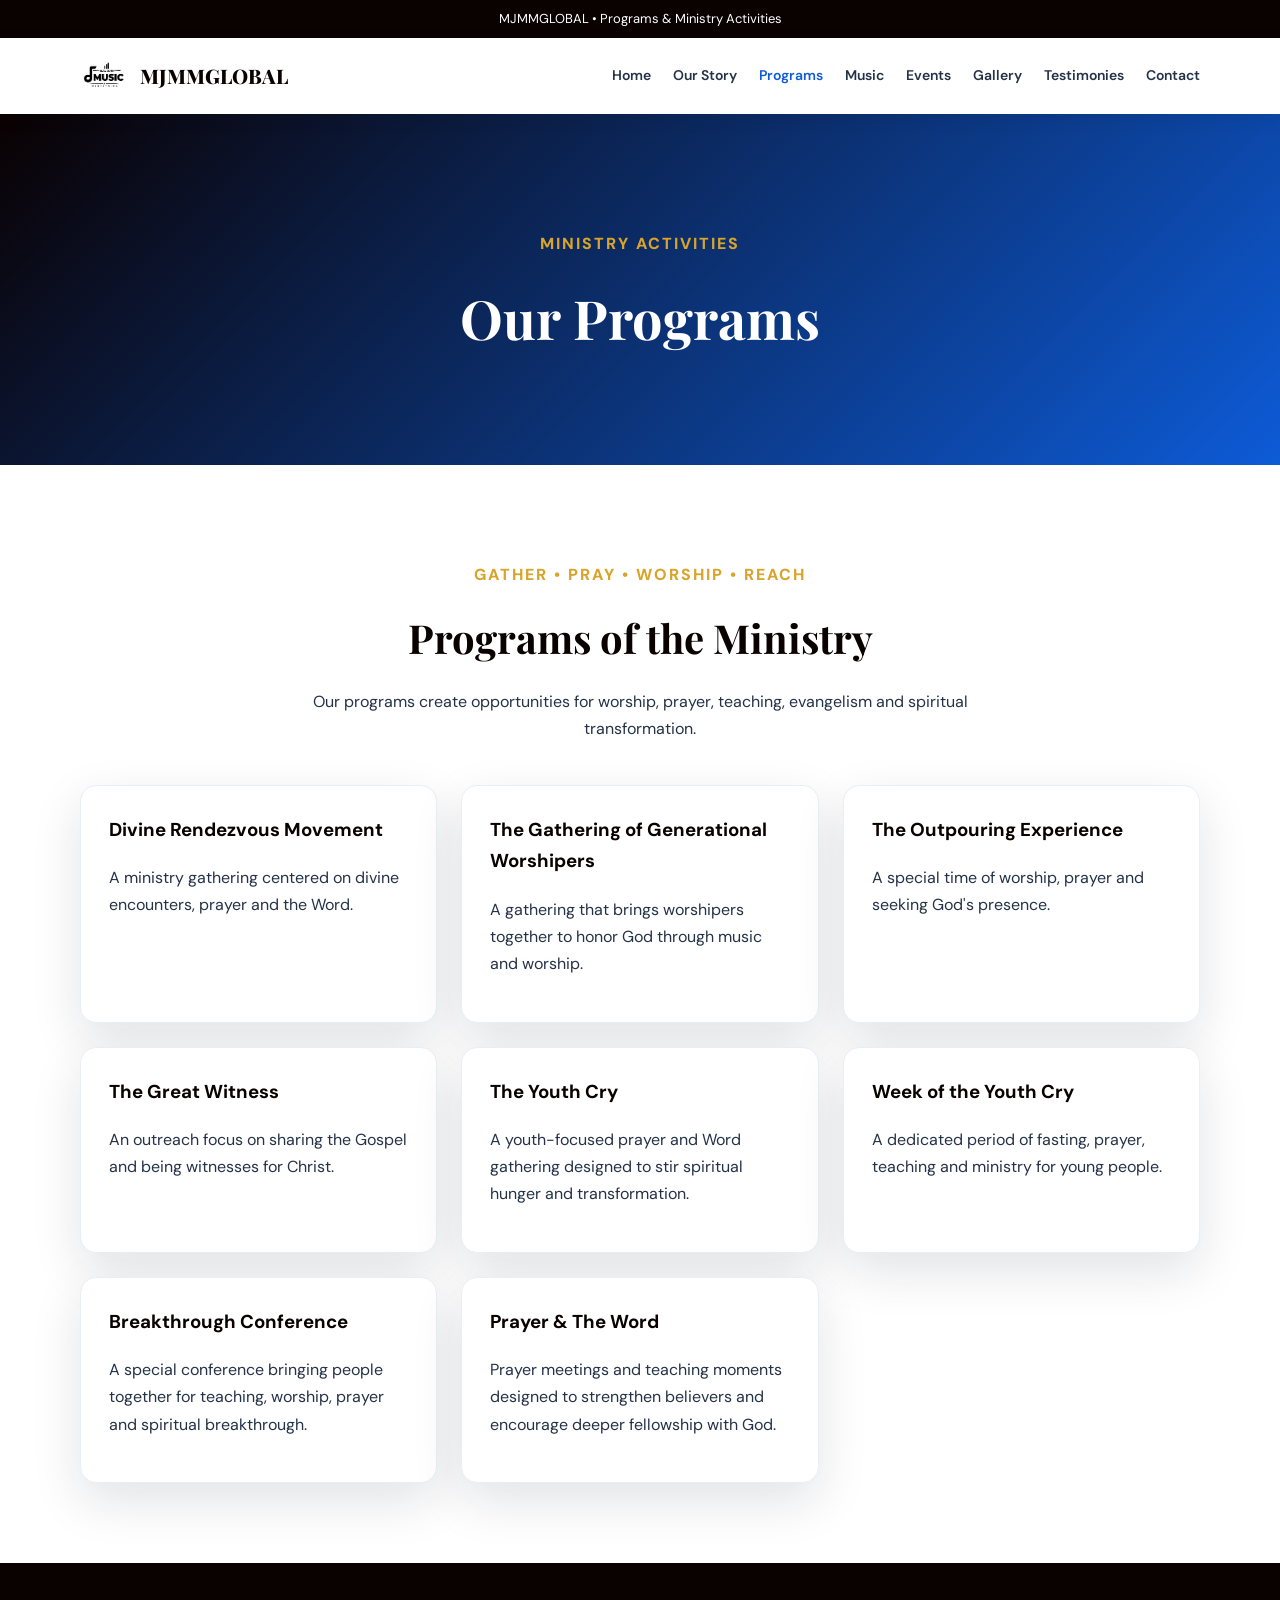
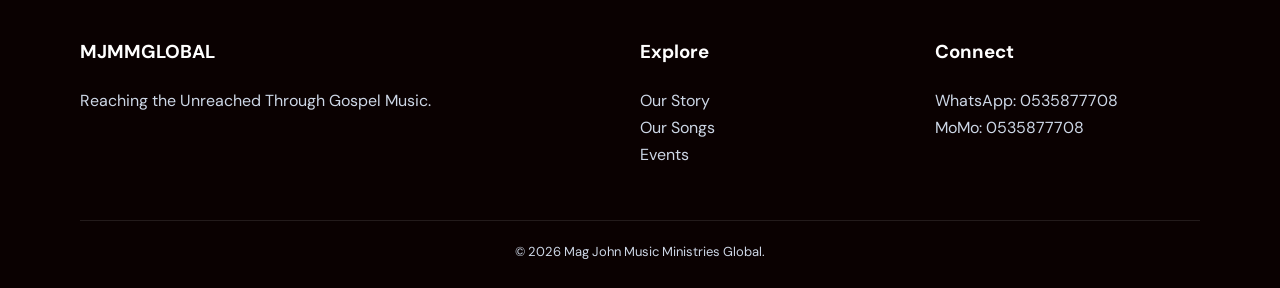
<file: programs.html>
<!doctype html><html lang="en"><head><meta charset="utf-8"><meta name="viewport" content="width=device-width,initial-scale=1"><title>Programs | MJMMGLOBAL</title><link rel="stylesheet" href="css/style.css"></head><body><div class="topbar">MJMMGLOBAL • Programs & Ministry Activities</div><nav class="navbar"><div class="container nav-inner"><a class="brand" href="index.html"><img src="images/logo.png" alt="MJMMGLOBAL logo"><span>MJMMGLOBAL</span></a><button class="menu">☰</button><div class="nav-links"><a href="index.html">Home</a><a href="about.html">Our Story</a><a class="active" href="programs.html">Programs</a><a href="music.html">Music</a><a href="events.html">Events</a><a href="gallery.html">Gallery</a><a href="testimonies.html">Testimonies</a><a href="contact.html">Contact</a></div></div></nav><header class="page-hero"><div class="container"><p class="eyebrow">Ministry Activities</p><h1>Our Programs</h1></div></header><section><div class="container"><div class="section-head"><p class="eyebrow">Gather • Pray • Worship • Reach</p><h2>Programs of the Ministry</h2><p>Our programs create opportunities for worship, prayer, teaching, evangelism and spiritual transformation.</p></div><div class="grid"><div class="card"><h3>Divine Rendezvous Movement</h3><p>A ministry gathering centered on divine encounters, prayer and the Word.</p></div><div class="card"><h3>The Gathering of Generational Worshipers</h3><p>A gathering that brings worshipers together to honor God through music and worship.</p></div><div class="card"><h3>The Outpouring Experience</h3><p>A special time of worship, prayer and seeking God's presence.</p></div><div class="card"><h3>The Great Witness</h3><p>An outreach focus on sharing the Gospel and being witnesses for Christ.</p></div><div class="card"><h3>The Youth Cry</h3><p>A youth-focused prayer and Word gathering designed to stir spiritual hunger and transformation.</p></div><div class="card"><h3>Week of the Youth Cry</h3><p>A dedicated period of fasting, prayer, teaching and ministry for young people.</p></div><div class="card"><h3>Breakthrough Conference</h3><p>A special conference bringing people together for teaching, worship, prayer and spiritual breakthrough.</p></div><div class="card"><h3>Prayer & The Word</h3><p>Prayer meetings and teaching moments designed to strengthen believers and encourage deeper fellowship with God.</p></div></div></div></section><footer class="footer"><div class="container"><div class="footer-grid"><div><h3>MJMMGLOBAL</h3><p>Reaching the Unreached Through Gospel Music.</p></div><div><h3>Explore</h3><p><a href="about.html">Our Story</a><br><a href="music.html">Our Songs</a><br><a href="events.html">Events</a></p></div><div><h3>Connect</h3><p>WhatsApp: 0535877708<br>MoMo: 0535877708</p></div></div><div class="copyright">© <span class="year"></span> Mag John Music Ministries Global.</div></div></footer><script src="js/script.js"></script></body></html>
</file>
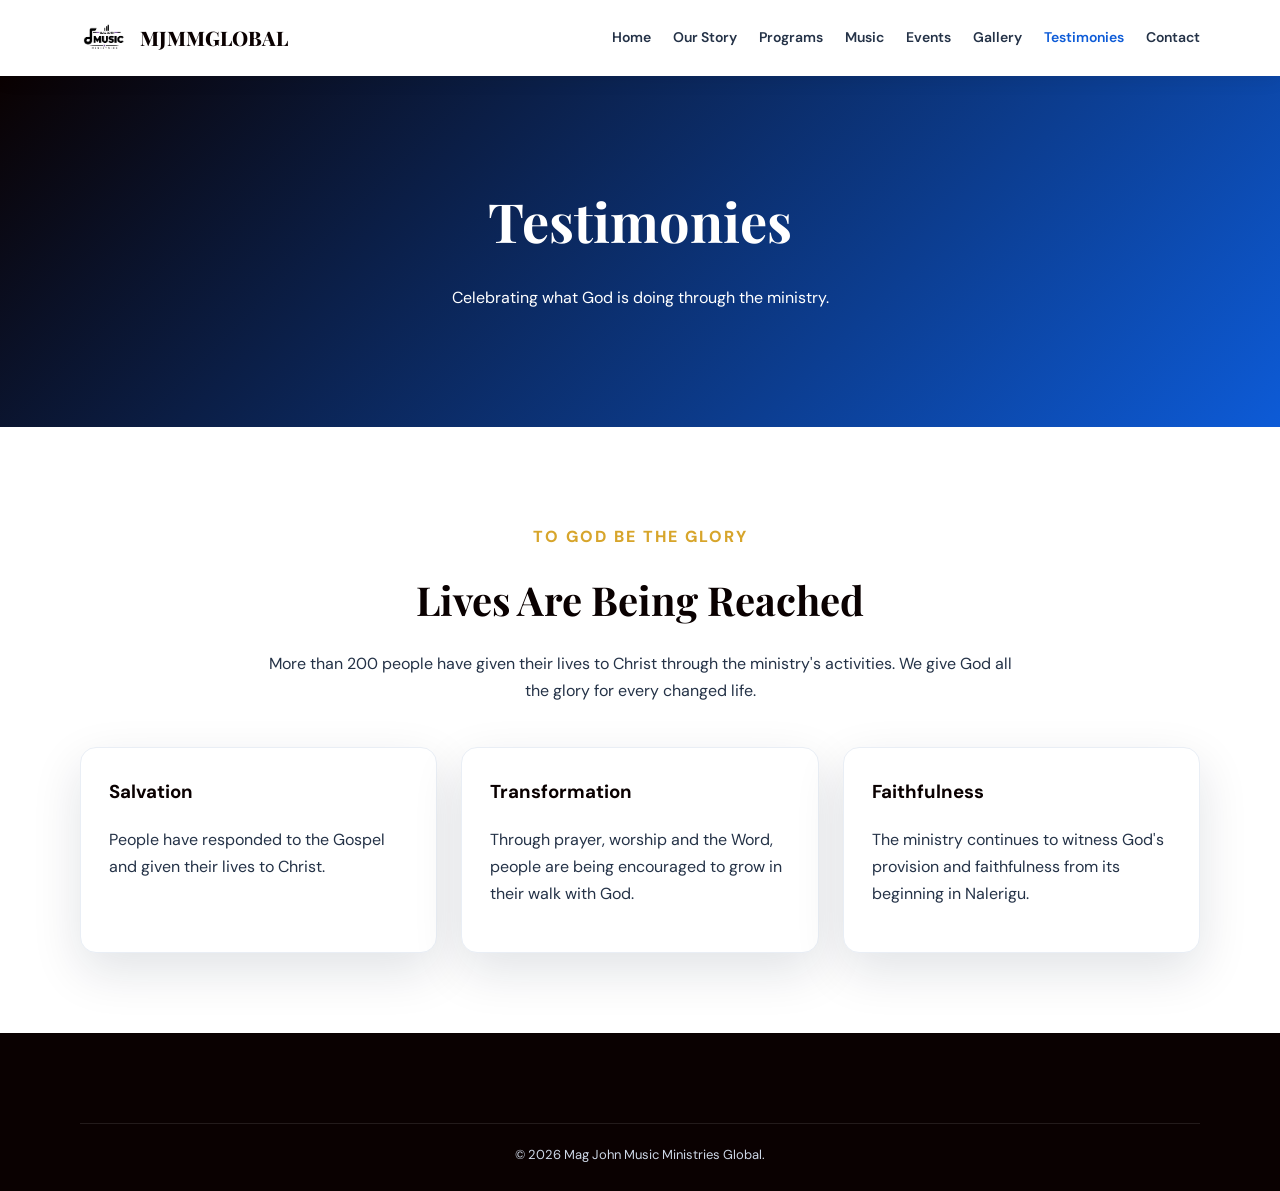
<file: testimonies.html>
<!doctype html><html lang="en"><head><meta charset="utf-8"><meta name="viewport" content="width=device-width,initial-scale=1"><title>Testimonies | MJMMGLOBAL</title><link rel="stylesheet" href="css/style.css"></head><body><nav class="navbar"><div class="container nav-inner"><a class="brand" href="index.html"><img src="images/logo.png" alt="MJMMGLOBAL logo"><span>MJMMGLOBAL</span></a><button class="menu">☰</button><div class="nav-links"><a href="index.html">Home</a><a href="about.html">Our Story</a><a href="programs.html">Programs</a><a href="music.html">Music</a><a href="events.html">Events</a><a href="gallery.html">Gallery</a><a class="active" href="testimonies.html">Testimonies</a><a href="contact.html">Contact</a></div></div></nav><header class="page-hero"><div class="container"><h1>Testimonies</h1><p>Celebrating what God is doing through the ministry.</p></div></header><section><div class="container"><div class="section-head"><p class="eyebrow">To God Be The Glory</p><h2>Lives Are Being Reached</h2><p>More than 200 people have given their lives to Christ through the ministry's activities. We give God all the glory for every changed life.</p></div><div class="grid"><div class="card"><h3>Salvation</h3><p>People have responded to the Gospel and given their lives to Christ.</p></div><div class="card"><h3>Transformation</h3><p>Through prayer, worship and the Word, people are being encouraged to grow in their walk with God.</p></div><div class="card"><h3>Faithfulness</h3><p>The ministry continues to witness God's provision and faithfulness from its beginning in Nalerigu.</p></div></div></div></section><footer class="footer"><div class="container"><div class="copyright">© <span class="year"></span> Mag John Music Ministries Global.</div></div></footer><script src="js/script.js"></script></body></html>
</file>
<file: css/style.css>
@import url('https://fonts.googleapis.com/css2?family=DM+Sans:wght@400;500;600;700&family=Playfair+Display:wght@600;700;800&display=swap');
:root{--navy:#0a0101;--blue:#0d5bd7;--gold:#d7a52b;--white:#fff;--light:#f4f7fb;--text:#243247;--muted:#65748a;--shadow:0 18px 50px rgba(7,26,53,.12)}*{box-sizing:border-box}html{scroll-behavior:smooth}body{margin:0;font-family:'DM Sans',Arial,sans-serif;color:var(--text);background:#fff;line-height:1.7}a{text-decoration:none;color:inherit}.container{width:min(1120px,92%);margin:auto}.topbar{background:var(--navy);color:#fff;text-align:center;padding:8px;font-size:13px}.navbar{position:sticky;top:0;z-index:100;background:rgba(255,255,255,.96);backdrop-filter:blur(10px);box-shadow:0 4px 18px rgba(0,0,0,.07)}.nav-inner{min-height:76px;display:flex;align-items:center;justify-content:space-between}.brand{display:flex;align-items:center;gap:12px;font-weight:800;color:var(--navy)}.brand img{width:48px;height:48px;object-fit:contain}.brand span{font-family:'Playfair Display',serif;font-size:20px}.nav-links{display:flex;gap:22px;align-items:center}.nav-links a{font-weight:600;font-size:14px}.nav-links a:hover,.nav-links .active{color:var(--blue)}.menu{display:none;border:0;background:none;font-size:28px}.hero{min-height:650px;display:grid;place-items:center;text-align:center;color:#fff;background:linear-gradient(135deg,rgba(7,26,53,.93),rgba(13,91,215,.72)),url('../images/ministry-group.jpg') center/cover}.hero h1{font:800 clamp(42px,7vw,78px)/1.05 'Playfair Display',serif;margin:15px 0}.hero p{max-width:760px;margin:0 auto 30px;font-size:18px}.eyebrow{color:var(--gold);font-weight:800;text-transform:uppercase;letter-spacing:2px}.btn{display:inline-block;padding:13px 22px;border-radius:8px;background:var(--blue);color:#fff;font-weight:700;margin:5px}.btn.gold{background:var(--gold);color:var(--navy)}.btn.outline{background:transparent;border:1px solid rgba(255,255,255,.7)}section{padding:80px 0}.section-head{text-align:center;max-width:760px;margin:0 auto 42px}.section-head h2,h1{font-family:'Playfair Display',serif;color:var(--navy)}.section-head h2{font-size:40px;margin:8px 0}.grid{display:grid;grid-template-columns:repeat(3,1fr);gap:24px}.card{background:#fff;border-radius:16px;padding:28px;box-shadow:var(--shadow);border:1px solid #e9eef5}.card h3{color:var(--navy);margin-top:0}.card img{width:100%;height:210px;object-fit:cover;border-radius:12px}.story{display:grid;grid-template-columns:1fr 1fr;gap:45px;align-items:center}.story img{width:100%;border-radius:18px;box-shadow:var(--shadow)}.stats{display:grid;grid-template-columns:repeat(3,1fr);gap:15px;margin-top:30px}.stat{background:var(--light);padding:25px;text-align:center;border-radius:14px}.stat strong{display:block;font-size:34px;color:var(--blue)}.event-banner{background:linear-gradient(120deg,var(--navy),#0d5bd7);color:#fff;border-radius:24px;padding:55px;text-align:center;box-shadow:var(--shadow)}.event-banner h2{font:800 44px 'Playfair Display',serif;margin:8px}.countdown{display:flex;justify-content:center;gap:12px;flex-wrap:wrap;margin:30px 0}.countdown div{background:rgba(255,255,255,.13);border:1px solid rgba(255,255,255,.2);border-radius:12px;padding:15px 22px;min-width:105px}.countdown strong{display:block;font-size:30px}.page-hero{padding:100px 0;background:linear-gradient(135deg,var(--navy),#0d5bd7);color:#fff;text-align:center}.page-hero h1{color:#fff;font-size:54px;margin:0}.music-card{display:flex;align-items:center;justify-content:space-between;gap:20px}.music-icon{width:58px;height:58px;border-radius:50%;background:var(--light);display:grid;place-items:center;font-size:24px}.timeline{border-left:3px solid var(--gold);padding-left:25px}.timeline article{margin-bottom:28px}.contact-box{display:grid;grid-template-columns:1fr 1fr;gap:25px}.contact-item{padding:25px;background:var(--light);border-radius:14px}.footer{background:var(--navy);color:#cdd7e6;padding:55px 0 25px}.footer-grid{display:grid;grid-template-columns:2fr 1fr 1fr;gap:30px}.footer h3{color:#fff}.copyright{text-align:center;border-top:1px solid rgba(255,255,255,.1);margin-top:35px;padding-top:20px;font-size:13px}.reveal{animation:up .7s ease both}@keyframes up{from{opacity:0;transform:translateY(20px)}to{opacity:1;transform:none}}@media(max-width:850px){.nav-links{display:none;position:absolute;left:0;right:0;top:76px;background:#fff;padding:20px;flex-direction:column}.nav-links.show{display:flex}.menu{display:block}.grid,.story,.contact-box,.footer-grid{grid-template-columns:1fr}.stats{grid-template-columns:1fr}.hero{min-height:580px}.page-hero h1{font-size:40px}.event-banner{padding:35px 20px}.event-banner h2{font-size:34px}}
</file>
